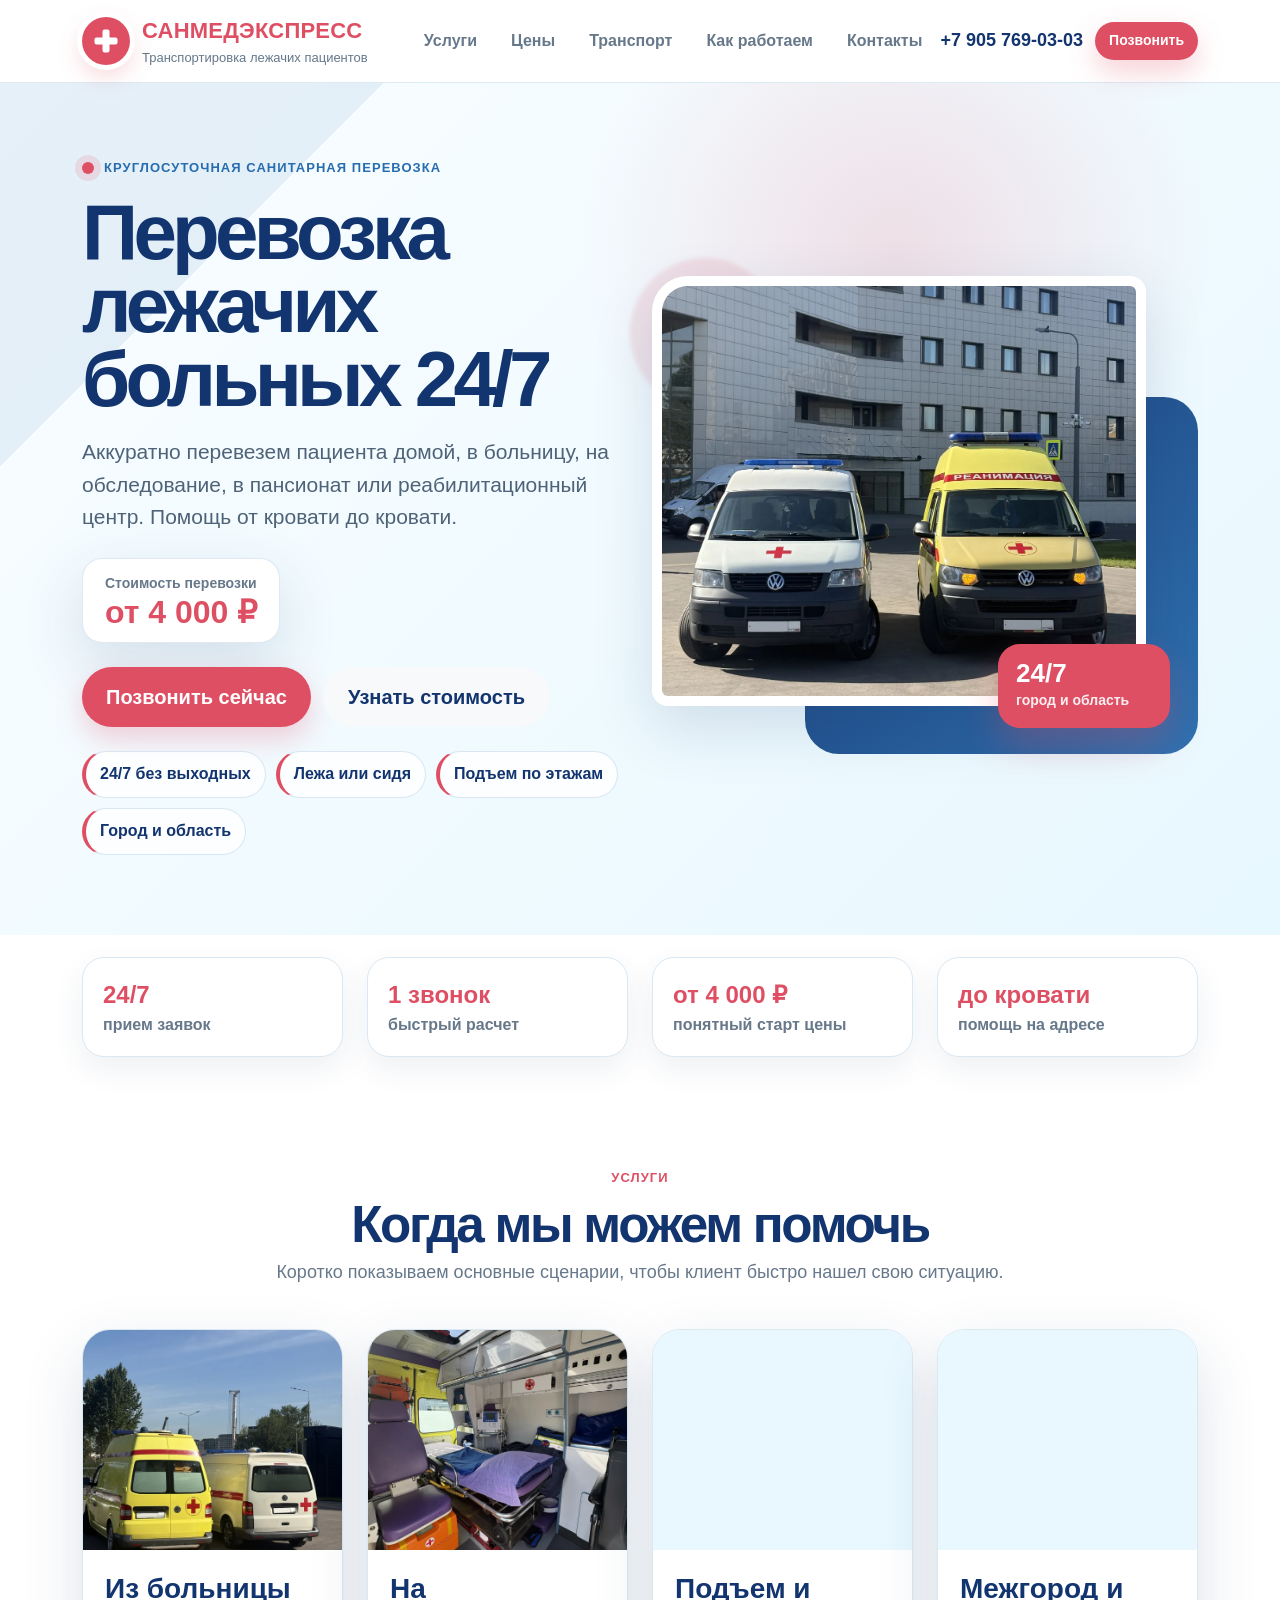
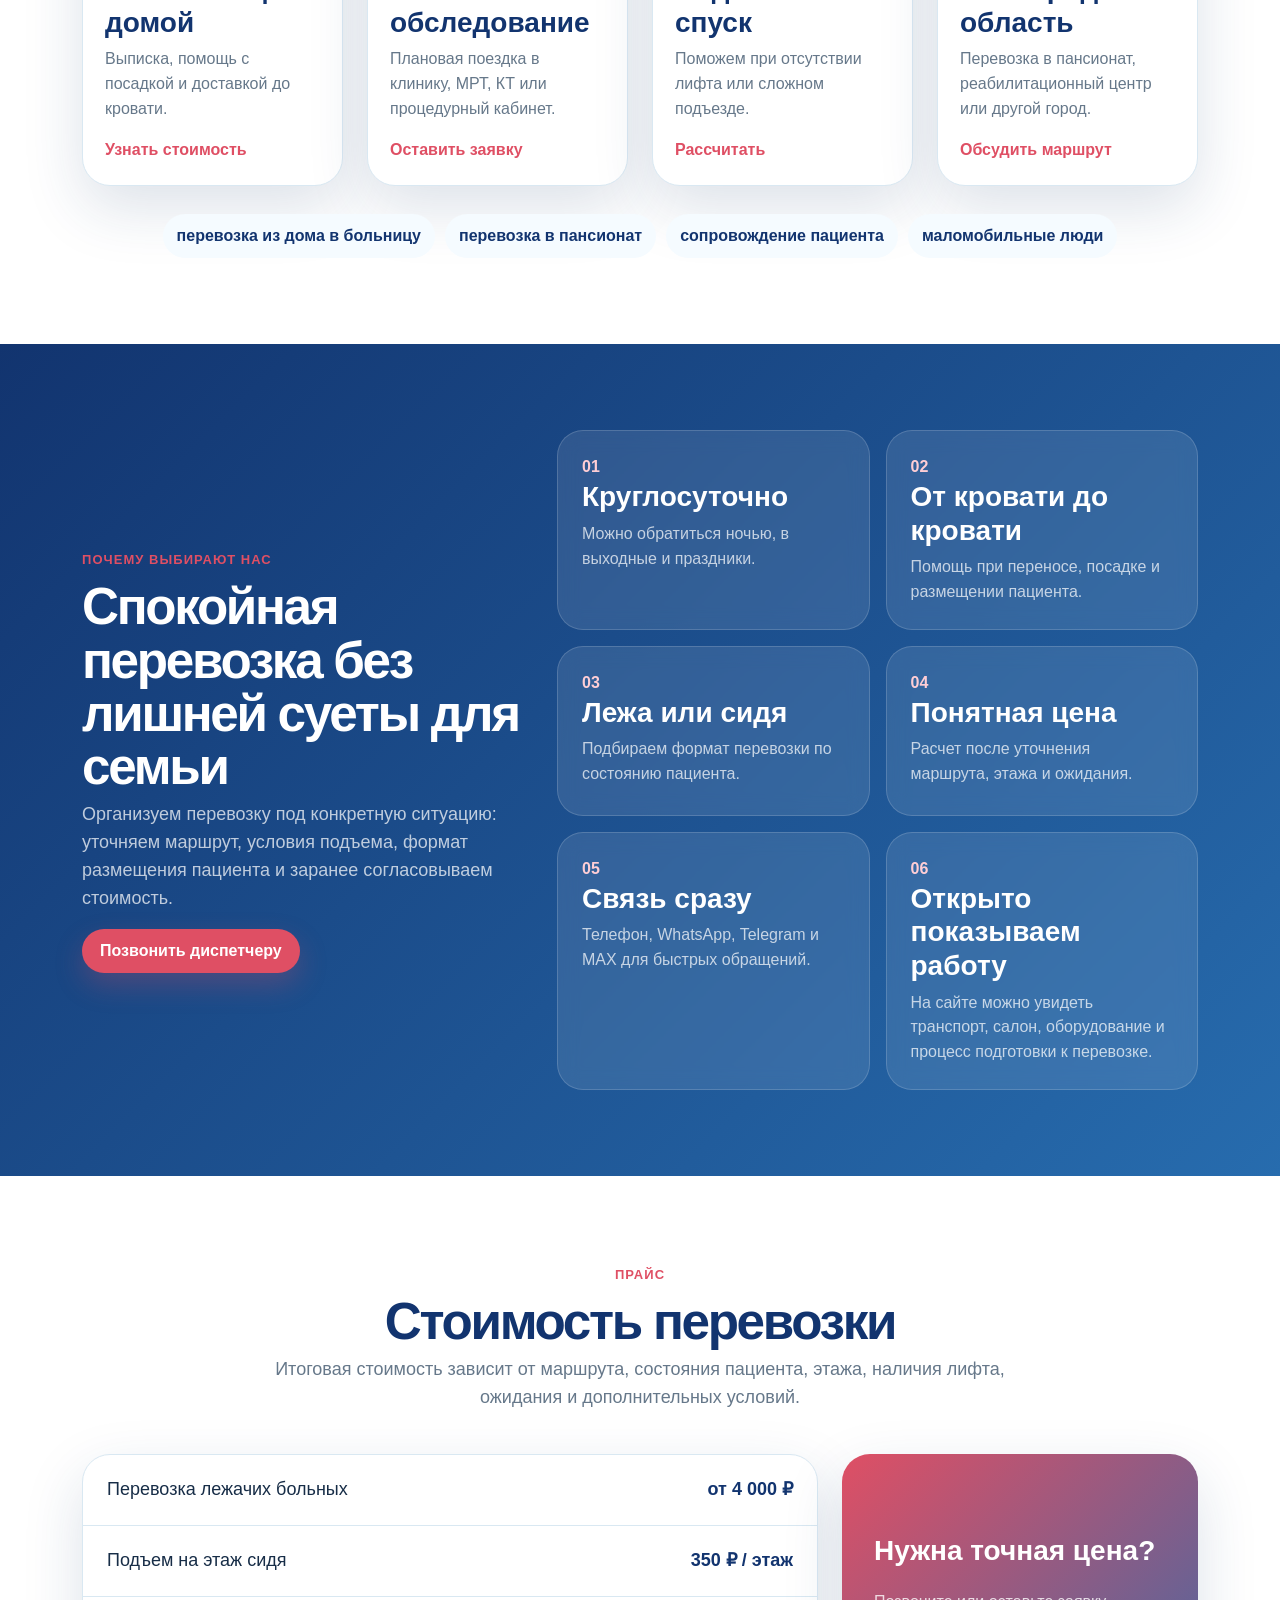
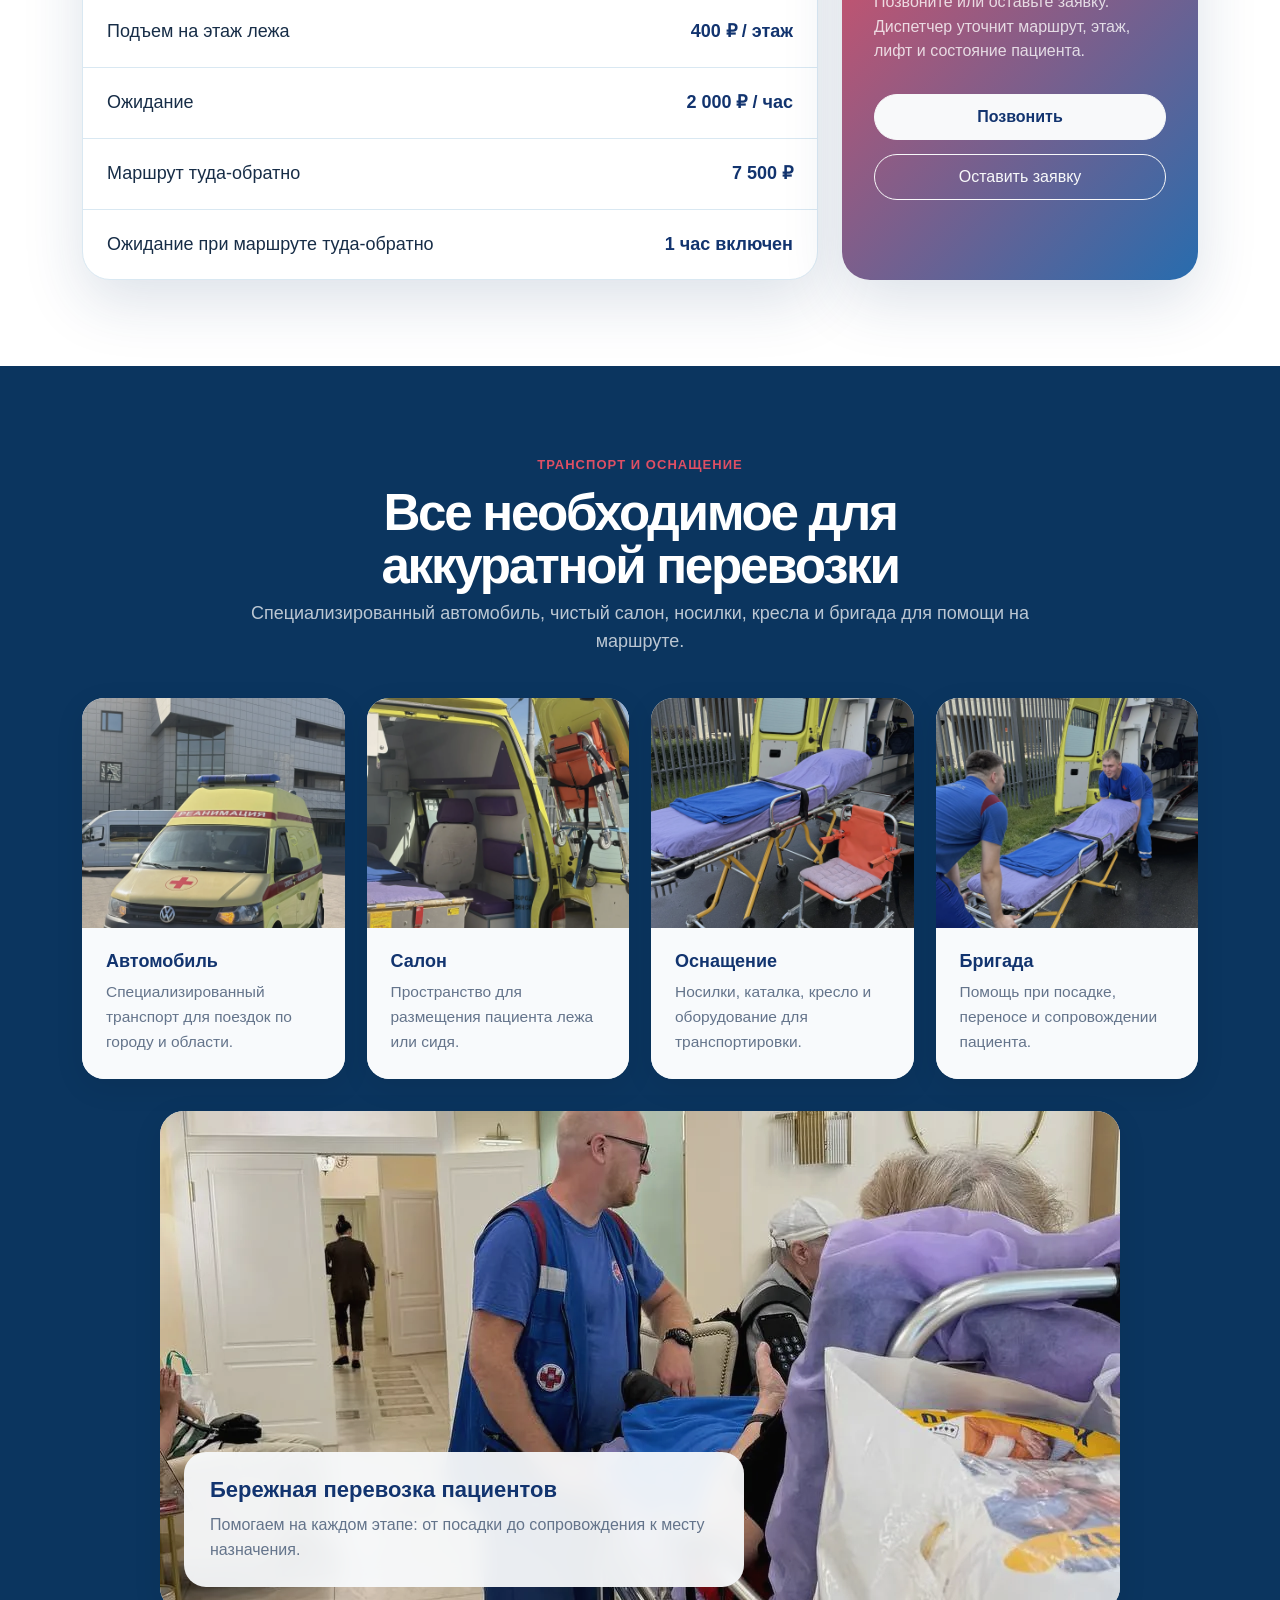
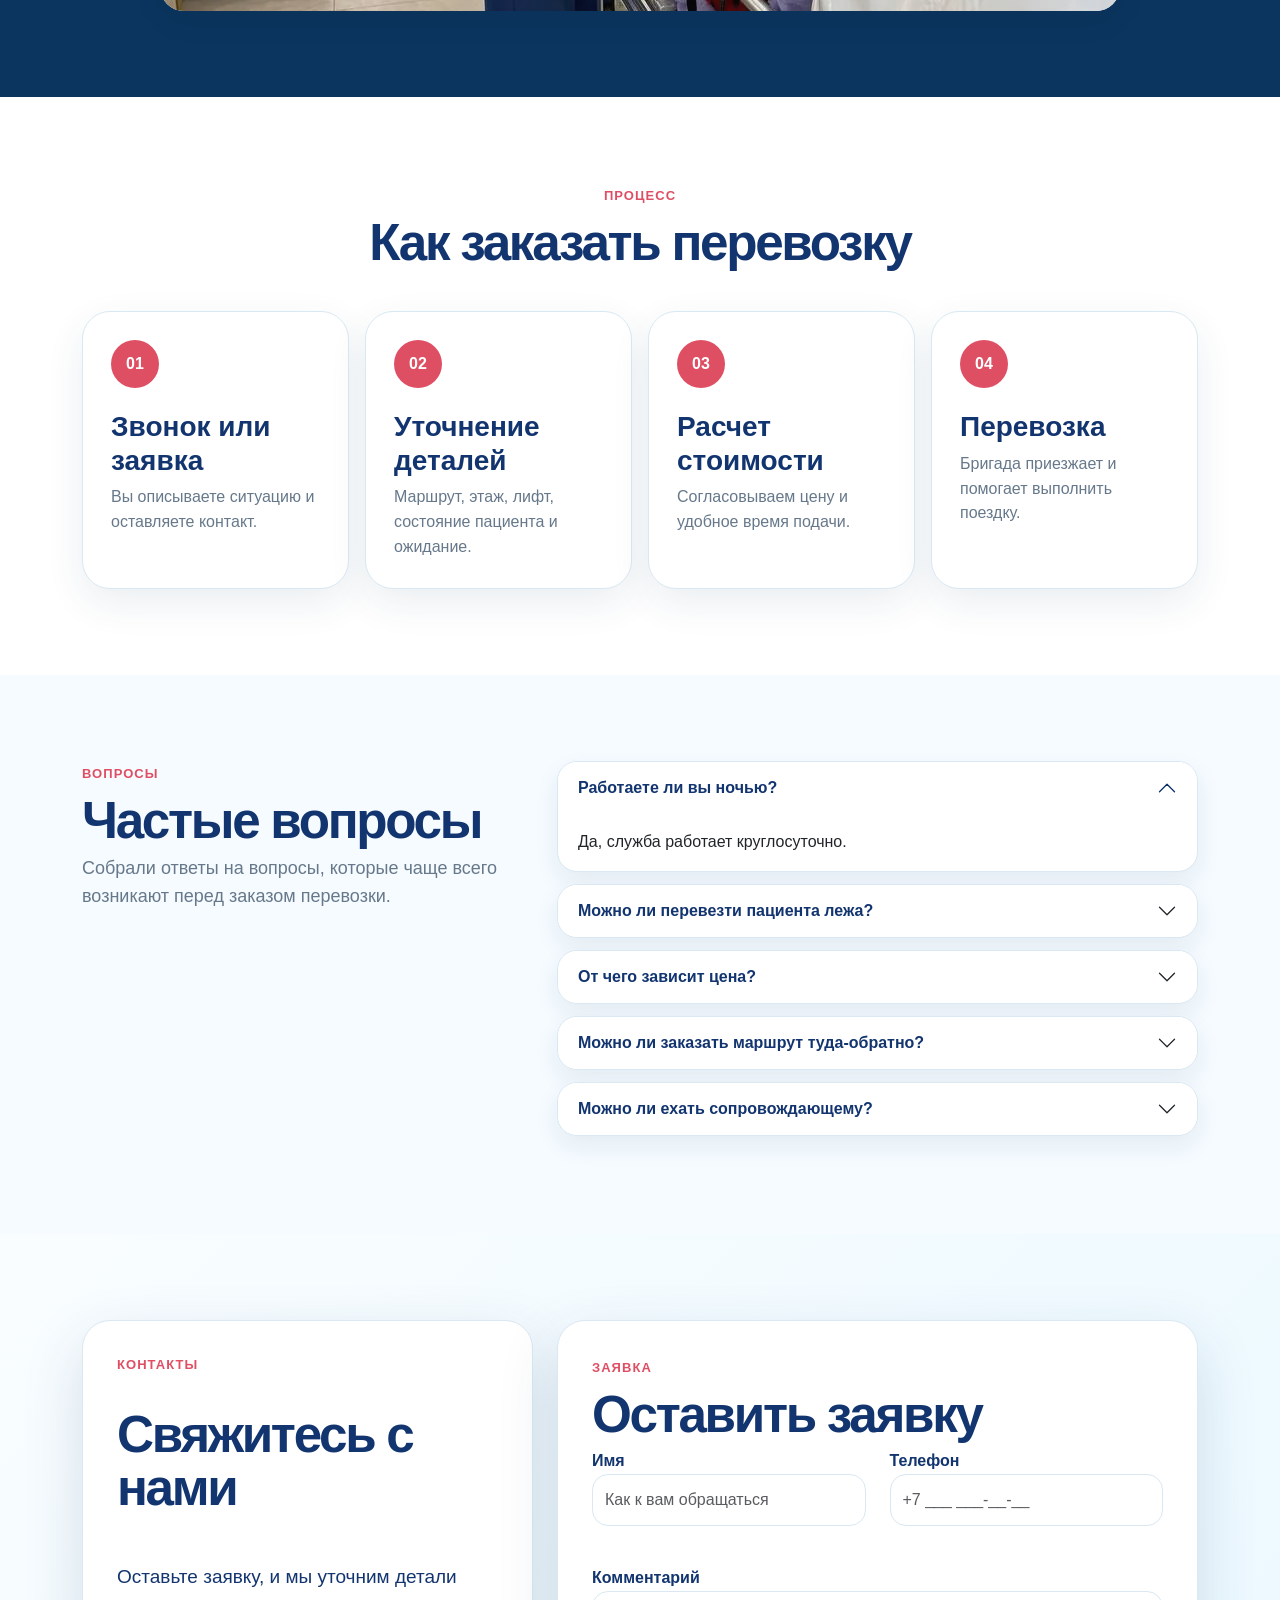
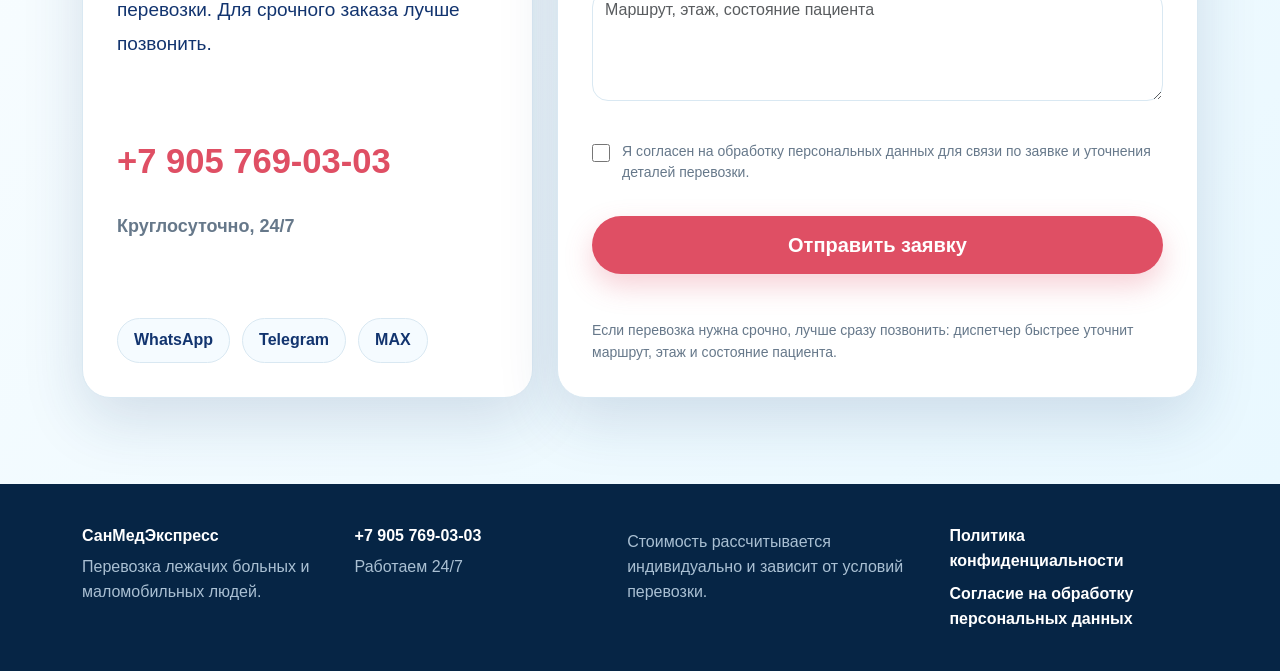
<file: index.html>
<!doctype html>
<html lang="ru">
<head>
  <meta charset="utf-8">
  <meta name="viewport" content="width=device-width, initial-scale=1">
  <title>СанМедЭкспресс - перевозка лежачих больных 24/7</title>
  <meta name="description" content="СанМедЭкспресс: аккуратная транспортировка лежачих пациентов и маломобильных людей по городу и области. От кровати до кровати, 24/7.">
  <link rel="icon" href="images/favicon.ico" sizes="any">
  <link rel="icon" href="assets/icons/favicon.svg" type="image/svg+xml">
  <link href="https://cdn.jsdelivr.net/npm/bootstrap@5.3.3/dist/css/bootstrap.min.css" rel="stylesheet">
  <link rel="stylesheet" href="css/styles.css?v=20260806-2">
</head>
<body>
  <header class="site-header">
    <nav class="navbar navbar-expand-lg">
      <div class="container">
        <a class="navbar-brand brand" href="#top" aria-label="СанМедЭкспресс - к началу сайта">
          <span class="brand-mark" aria-hidden="true"></span>
          <span class="brand-text">
            <strong>СанМедЭкспресс</strong>
            <small>Транспортировка лежачих пациентов</small>
          </span>
        </a>
        <button class="navbar-toggler" type="button" data-bs-toggle="collapse" data-bs-target="#mainNav" aria-controls="mainNav" aria-expanded="false" aria-label="Открыть меню">
          <span class="navbar-toggler-icon"></span>
        </button>
        <div class="collapse navbar-collapse" id="mainNav">
          <ul class="navbar-nav mx-auto mb-3 mb-lg-0">
            <li class="nav-item"><a class="nav-link" href="#services">Услуги</a></li>
            <li class="nav-item"><a class="nav-link" href="#prices">Цены</a></li>
            <li class="nav-item"><a class="nav-link" href="#fleet">Транспорт</a></li>
            <li class="nav-item"><a class="nav-link" href="#steps">Как работаем</a></li>
            <li class="nav-item"><a class="nav-link" href="#contacts">Контакты</a></li>
          </ul>
          <div class="header-contact">
            <a class="phone-link" href="tel:+79057690303">+7 905 769-03-03</a>
            <a class="btn btn-brand btn-sm" href="tel:+79057690303">Позвонить</a>
          </div>
        </div>
      </div>
    </nav>
  </header>

  <main id="top">
    <section class="hero-section">
      <div class="container">
        <div class="row align-items-center g-5">
          <div class="col-lg-6">
            <div class="hero-copy">
              <div class="hero-kicker"><span></span> Круглосуточная санитарная перевозка</div>
              <h1>Перевозка лежачих больных 24/7</h1>
              <p class="hero-lead">Аккуратно перевезем пациента домой, в больницу, на обследование, в пансионат или реабилитационный центр. Помощь от кровати до кровати.</p>
              <div class="hero-price">
                <small>Стоимость перевозки</small>
                <strong>от 4 000 ₽</strong>
              </div>
              <div class="hero-actions">
                <a class="btn btn-brand btn-lg" href="tel:+79057690303">Позвонить сейчас</a>
                <button class="btn btn-light btn-lg" type="button" data-bs-toggle="modal" data-bs-target="#requestModal">Узнать стоимость</button>
              </div>
              <div class="quick-points">
                <span>24/7 без выходных</span>
                <span>Лежа или сидя</span>
                <span>Подъем по этажам</span>
                <span>Город и область</span>
              </div>
            </div>
          </div>
          <div class="col-lg-6">
            <div class="hero-visual">
              <div class="hero-showcase">
                <img src="images/vehicle-exterior-two-cars-05-used.webp" alt="Санитарные автомобили СанМедЭкспресс снаружи" width="1200" height="1600" fetchpriority="high">
                <div class="hero-showcase-badge"><b>24/7</b><span>город и область</span></div>
              </div>
            </div>
          </div>
        </div>
      </div>
    </section>

    <section class="trust-strip">
      <div class="container">
        <div class="row g-3">
          <div class="col-6 col-lg-3"><div class="trust-item"><strong>24/7</strong><span>прием заявок</span></div></div>
          <div class="col-6 col-lg-3"><div class="trust-item"><strong>1 звонок</strong><span>быстрый расчет</span></div></div>
          <div class="col-6 col-lg-3"><div class="trust-item"><strong>от 4 000 ₽</strong><span>понятный старт цены</span></div></div>
          <div class="col-6 col-lg-3"><div class="trust-item"><strong>до кровати</strong><span>помощь на адресе</span></div></div>
        </div>
      </div>
    </section>

    <section id="services" class="section-pad">
      <div class="container">
        <div class="section-title">
          <span>Услуги</span>
          <h2>Когда мы можем помочь</h2>
          <p>Коротко показываем основные сценарии, чтобы клиент быстро нашел свою ситуацию.</p>
        </div>
        <div class="row g-4 service-row">
          <div class="col-md-6 col-xl-3"><article class="service-card"><img src="images/vehicle-exterior-two-cars-07-used.webp" alt="Автомобили для перевозки пациентов" width="1350" height="1000" loading="lazy" decoding="async"><div><h3>Из больницы домой</h3><p>Выписка, помощь с посадкой и доставкой до кровати.</p><button class="link-button" data-bs-toggle="modal" data-bs-target="#requestModal">Узнать стоимость</button></div></article></div>
          <div class="col-md-6 col-xl-3"><article class="service-card"><img src="images/vehicle-interior-wide-02-used.webp" alt="Салон автомобиля для поездки на обследование" width="1350" height="1000" loading="lazy" decoding="async"><div><h3>На обследование</h3><p>Плановая поездка в клинику, МРТ, КТ или процедурный кабинет.</p><button class="link-button" data-bs-toggle="modal" data-bs-target="#requestModal">Оставить заявку</button></div></article></div>
          <div class="col-md-6 col-xl-3"><article class="service-card"><img src="images/stretcher-loading-empty-01-used.webp" alt="Подготовка носилок для подъема и спуска" width="1350" height="1000" loading="lazy" decoding="async"><div><h3>Подъем и спуск</h3><p>Поможем при отсутствии лифта или сложном подъезде.</p><button class="link-button" data-bs-toggle="modal" data-bs-target="#requestModal">Рассчитать</button></div></article></div>
          <div class="col-md-6 col-xl-3"><article class="service-card"><img src="images/equipment-wheelchairs-outside-01-used.webp" alt="Кресла и оборудование для перевозки" width="1350" height="1000" loading="lazy" decoding="async"><div><h3>Межгород и область</h3><p>Перевозка в пансионат, реабилитационный центр или другой город.</p><button class="link-button" data-bs-toggle="modal" data-bs-target="#requestModal">Обсудить маршрут</button></div></article></div>
        </div>
        <div class="service-tags">
          <span>перевозка из дома в больницу</span>
          <span>перевозка в пансионат</span>
          <span>сопровождение пациента</span>
          <span>маломобильные люди</span>
        </div>
      </div>
    </section>

    <section class="section-pad section-blue">
      <div class="container">
        <div class="row align-items-center g-5">
          <div class="col-lg-5">
            <span class="section-label">Почему выбирают нас</span>
            <h2>Спокойная перевозка без лишней суеты для семьи</h2>
            <p class="big-muted">Организуем перевозку под конкретную ситуацию: уточняем маршрут, условия подъема, формат размещения пациента и заранее согласовываем стоимость.</p>
            <a class="btn btn-brand" href="tel:+79057690303">Позвонить диспетчеру</a>
          </div>
          <div class="col-lg-7">
            <div class="benefit-grid">
              <div class="benefit-card"><span>01</span><h3>Круглосуточно</h3><p>Можно обратиться ночью, в выходные и праздники.</p></div>
              <div class="benefit-card"><span>02</span><h3>От кровати до кровати</h3><p>Помощь при переносе, посадке и размещении пациента.</p></div>
              <div class="benefit-card"><span>03</span><h3>Лежа или сидя</h3><p>Подбираем формат перевозки по состоянию пациента.</p></div>
              <div class="benefit-card"><span>04</span><h3>Понятная цена</h3><p>Расчет после уточнения маршрута, этажа и ожидания.</p></div>
              <div class="benefit-card"><span>05</span><h3>Связь сразу</h3><p>Телефон, WhatsApp, Telegram и MAX для быстрых обращений.</p></div>
              <div class="benefit-card"><span>06</span><h3>Открыто показываем работу</h3><p>На сайте можно увидеть транспорт, салон, оборудование и процесс подготовки к перевозке.</p></div>
            </div>
          </div>
        </div>
      </div>
    </section>

    <section id="prices" class="section-pad">
      <div class="container">
        <div class="section-title">
          <span>Прайс</span>
          <h2>Стоимость перевозки</h2>
          <p>Итоговая стоимость зависит от маршрута, состояния пациента, этажа, наличия лифта, ожидания и дополнительных условий.</p>
        </div>
        <div class="row g-4 align-items-stretch">
          <div class="col-lg-8">
            <div class="price-panel">
              <div class="price-row"><span>Перевозка лежачих больных</span><strong>от 4 000 ₽</strong></div>
              <div class="price-row"><span>Подъем на этаж сидя</span><strong>350 ₽ / этаж</strong></div>
              <div class="price-row"><span>Подъем на этаж лежа</span><strong>400 ₽ / этаж</strong></div>
              <div class="price-row"><span>Ожидание</span><strong>2 000 ₽ / час</strong></div>
              <div class="price-row"><span>Маршрут туда-обратно</span><strong>7 500 ₽</strong></div>
              <div class="price-row"><span>Ожидание при маршруте туда-обратно</span><strong>1 час включен</strong></div>
            </div>
          </div>
          <div class="col-lg-4">
            <div class="price-cta">
              <h3>Нужна точная цена?</h3>
              <p>Позвоните или оставьте заявку. Диспетчер уточнит маршрут, этаж, лифт и состояние пациента.</p>
              <a class="btn btn-light w-100" href="tel:+79057690303">Позвонить</a>
              <button class="btn btn-outline-light w-100" type="button" data-bs-toggle="modal" data-bs-target="#requestModal">Оставить заявку</button>
            </div>
          </div>
        </div>
      </div>
    </section>

    <section id="fleet" class="section-pad fleet-section">
      <div class="container">
        <div class="section-title light-title">
          <span>Транспорт и оснащение</span>
          <h2>Все необходимое для аккуратной перевозки</h2>
          <p>Специализированный автомобиль, чистый салон, носилки, кресла и бригада для помощи на маршруте.</p>
        </div>
        <div class="fleet-cards">
          <figure class="fleet-card">
            <img src="images/vehicle-exterior-front-01-used.webp" alt="Автомобиль СанМедЭкспресс снаружи" width="1200" height="1600" loading="lazy" decoding="async">
            <figcaption><b>Автомобиль</b><span>Специализированный транспорт для поездок по городу и области.</span></figcaption>
          </figure>
          <figure class="fleet-card">
            <img src="images/vehicle-rear-open-interior-02-used.webp" alt="Салон санитарного автомобиля" width="1200" height="1600" loading="lazy" decoding="async">
            <figcaption><b>Салон</b><span>Пространство для размещения пациента лежа или сидя.</span></figcaption>
          </figure>
          <figure class="fleet-card">
            <img src="images/equipment-stretcher-outside-01-used.webp" alt="Носилки, каталка и кресло" width="1200" height="1600" loading="lazy" decoding="async">
            <figcaption><b>Оснащение</b><span>Носилки, каталка, кресло и оборудование для транспортировки.</span></figcaption>
          </figure>
          <figure class="fleet-card">
            <img src="images/crew-loading-stretcher-01-used.webp" alt="Бригада готовит носилки" width="1200" height="1600" loading="lazy" decoding="async">
            <figcaption><b>Бригада</b><span>Помощь при посадке, переносе и сопровождении пациента.</span></figcaption>
          </figure>
        </div>
        <figure class="patient-transfer-card">
          <img src="images/crew-home-stretcher-transfer-01-used.webp" alt="Бережная перевозка пациента" width="960" height="1280" loading="lazy" decoding="async">
          <figcaption>
            <b>Бережная перевозка пациентов</b>
            <span>Помогаем на каждом этапе: от посадки до сопровождения к месту назначения.</span>
          </figcaption>
        </figure>
      </div>
    </section>

    <section id="steps" class="section-pad">
      <div class="container">
        <div class="section-title">
          <span>Процесс</span>
          <h2>Как заказать перевозку</h2>
        </div>
        <div class="timeline">
          <div class="timeline-item"><span>01</span><h3>Звонок или заявка</h3><p>Вы описываете ситуацию и оставляете контакт.</p></div>
          <div class="timeline-item"><span>02</span><h3>Уточнение деталей</h3><p>Маршрут, этаж, лифт, состояние пациента и ожидание.</p></div>
          <div class="timeline-item"><span>03</span><h3>Расчет стоимости</h3><p>Согласовываем цену и удобное время подачи.</p></div>
          <div class="timeline-item"><span>04</span><h3>Перевозка</h3><p>Бригада приезжает и помогает выполнить поездку.</p></div>
        </div>
      </div>
    </section>

    <section class="section-pad section-soft">
      <div class="container">
        <div class="row g-5 align-items-start">
          <div class="col-lg-5">
            <span class="section-label">Вопросы</span>
            <h2>Частые вопросы</h2>
            <p class="big-muted">Собрали ответы на вопросы, которые чаще всего возникают перед заказом перевозки.</p>
          </div>
          <div class="col-lg-7">
            <div class="accordion faq-accordion" id="faqAccordion">
              <div class="accordion-item"><h3 class="accordion-header"><button class="accordion-button" type="button" data-bs-toggle="collapse" data-bs-target="#faq1">Работаете ли вы ночью?</button></h3><div id="faq1" class="accordion-collapse collapse show" data-bs-parent="#faqAccordion"><div class="accordion-body">Да, служба работает круглосуточно.</div></div></div>
              <div class="accordion-item"><h3 class="accordion-header"><button class="accordion-button collapsed" type="button" data-bs-toggle="collapse" data-bs-target="#faq2">Можно ли перевезти пациента лежа?</button></h3><div id="faq2" class="accordion-collapse collapse" data-bs-parent="#faqAccordion"><div class="accordion-body">Да, возможна перевозка лежачих пациентов. Условия уточняются при звонке.</div></div></div>
              <div class="accordion-item"><h3 class="accordion-header"><button class="accordion-button collapsed" type="button" data-bs-toggle="collapse" data-bs-target="#faq3">От чего зависит цена?</button></h3><div id="faq3" class="accordion-collapse collapse" data-bs-parent="#faqAccordion"><div class="accordion-body">Цена зависит от маршрута, этажа, наличия лифта, состояния пациента, ожидания и дополнительных условий.</div></div></div>
              <div class="accordion-item"><h3 class="accordion-header"><button class="accordion-button collapsed" type="button" data-bs-toggle="collapse" data-bs-target="#faq4">Можно ли заказать маршрут туда-обратно?</button></h3><div id="faq4" class="accordion-collapse collapse" data-bs-parent="#faqAccordion"><div class="accordion-body">Да, маршрут туда-обратно стоит от 7 500 ₽. Один час ожидания включен в стоимость.</div></div></div>
              <div class="accordion-item"><h3 class="accordion-header"><button class="accordion-button collapsed" type="button" data-bs-toggle="collapse" data-bs-target="#faq5">Можно ли ехать сопровождающему?</button></h3><div id="faq5" class="accordion-collapse collapse" data-bs-parent="#faqAccordion"><div class="accordion-body">Да, возможность сопровождения можно уточнить при оформлении заказа.</div></div></div>
            </div>
          </div>
        </div>
      </div>
    </section>

    <section id="contacts" class="section-pad contacts-section">
      <div class="container">
        <div class="row g-4">
          <div class="col-lg-5">
            <div class="contact-card">
              <span class="section-label">Контакты</span>
              <h2>Свяжитесь с нами</h2>
              <p>Оставьте заявку, и мы уточним детали перевозки. Для срочного заказа лучше позвонить.</p>
              <a class="contact-phone" href="tel:+79057690303">+7 905 769-03-03</a>
              <span class="worktime">Круглосуточно, 24/7</span>
              <div class="messenger-links">
                <a href="https://wa.me/79057690303" target="_blank" rel="noopener">WhatsApp</a>
                <a href="tg://resolve?phone=79057690303">Telegram</a>
                <a href="https://max.ru/u/f9LHodD0cOKTTEQI5dEF23vUkEYMquDGadsAbBCi20xrPSaZ2zImBn6ybkM" target="_blank" rel="noopener">MAX</a>
              </div>
            </div>
          </div>
          <div class="col-lg-7">
            <form id="request" class="request-form" novalidate>
              <span class="section-label">Заявка</span>
              <h2>Оставить заявку</h2>
              <div class="row g-3">
                <div class="col-md-6"><label class="form-label">Имя<input class="form-control" type="text" name="name" autocomplete="name" placeholder="Как к вам обращаться" required></label></div>
                <div class="col-md-6"><label class="form-label">Телефон<input class="form-control" type="tel" name="phone" autocomplete="tel" placeholder="+7 ___ ___-__-__" required></label></div>
                <div class="col-12"><label class="form-label">Комментарий<textarea class="form-control" name="comment" rows="4" placeholder="Маршрут, этаж, состояние пациента"></textarea></label></div>
                <div class="col-12"><label class="consent-field"><input type="checkbox" name="consent" required><span>Я согласен на обработку персональных данных для связи по заявке и уточнения деталей перевозки.</span></label></div>
                <div class="col-12"><button class="btn btn-brand btn-lg w-100" type="submit">Отправить заявку</button></div>
              </div>
              <p class="form-message" id="formMessage" role="status" aria-live="polite"></p>
              <p class="form-hint">Если перевозка нужна срочно, лучше сразу позвонить: диспетчер быстрее уточнит маршрут, этаж и состояние пациента.</p>
            </form>
          </div>
        </div>
      </div>
    </section>
  </main>

  <footer class="site-footer">
    <div class="container">
      <div class="footer-grid">
        <div><strong>СанМедЭкспресс</strong><p>Перевозка лежачих больных и маломобильных людей.</p></div>
        <div><a href="tel:+79057690303">+7 905 769-03-03</a><p>Работаем 24/7</p></div>
        <div><p>Стоимость рассчитывается индивидуально и зависит от условий перевозки.</p></div>
        <div class="footer-links"><a href="/privacy">Политика конфиденциальности</a><a href="/personal-data-consent">Согласие на обработку персональных данных</a></div>
      </div>
    </div>
  </footer>

  <div class="mobile-call-bar">
    <a href="tel:+79057690303">Позвонить</a>
    <button type="button" data-bs-toggle="modal" data-bs-target="#requestModal">Заявка</button>
  </div>

  <div class="modal fade" id="requestModal" tabindex="-1" aria-labelledby="requestModalLabel" aria-hidden="true">
    <div class="modal-dialog modal-dialog-centered">
      <div class="modal-content">
        <div class="modal-header">
          <h2 class="modal-title fs-4" id="requestModalLabel">Узнать стоимость перевозки</h2>
          <button type="button" class="btn-close" data-bs-dismiss="modal" aria-label="Закрыть"></button>
        </div>
        <div class="modal-body">
          <p>Оставьте имя и телефон. Для срочного заказа звоните: <a href="tel:+79057690303">+7 905 769-03-03</a>.</p>
          <button class="btn btn-brand w-100" type="button" data-scroll-to-form data-bs-dismiss="modal">Перейти к форме заявки</button>
        </div>
      </div>
    </div>
  </div>

  <script src="https://cdn.jsdelivr.net/npm/bootstrap@5.3.3/dist/js/bootstrap.bundle.min.js"></script>
  <script src="js/main.js"></script>
</body>
</html>
</file>
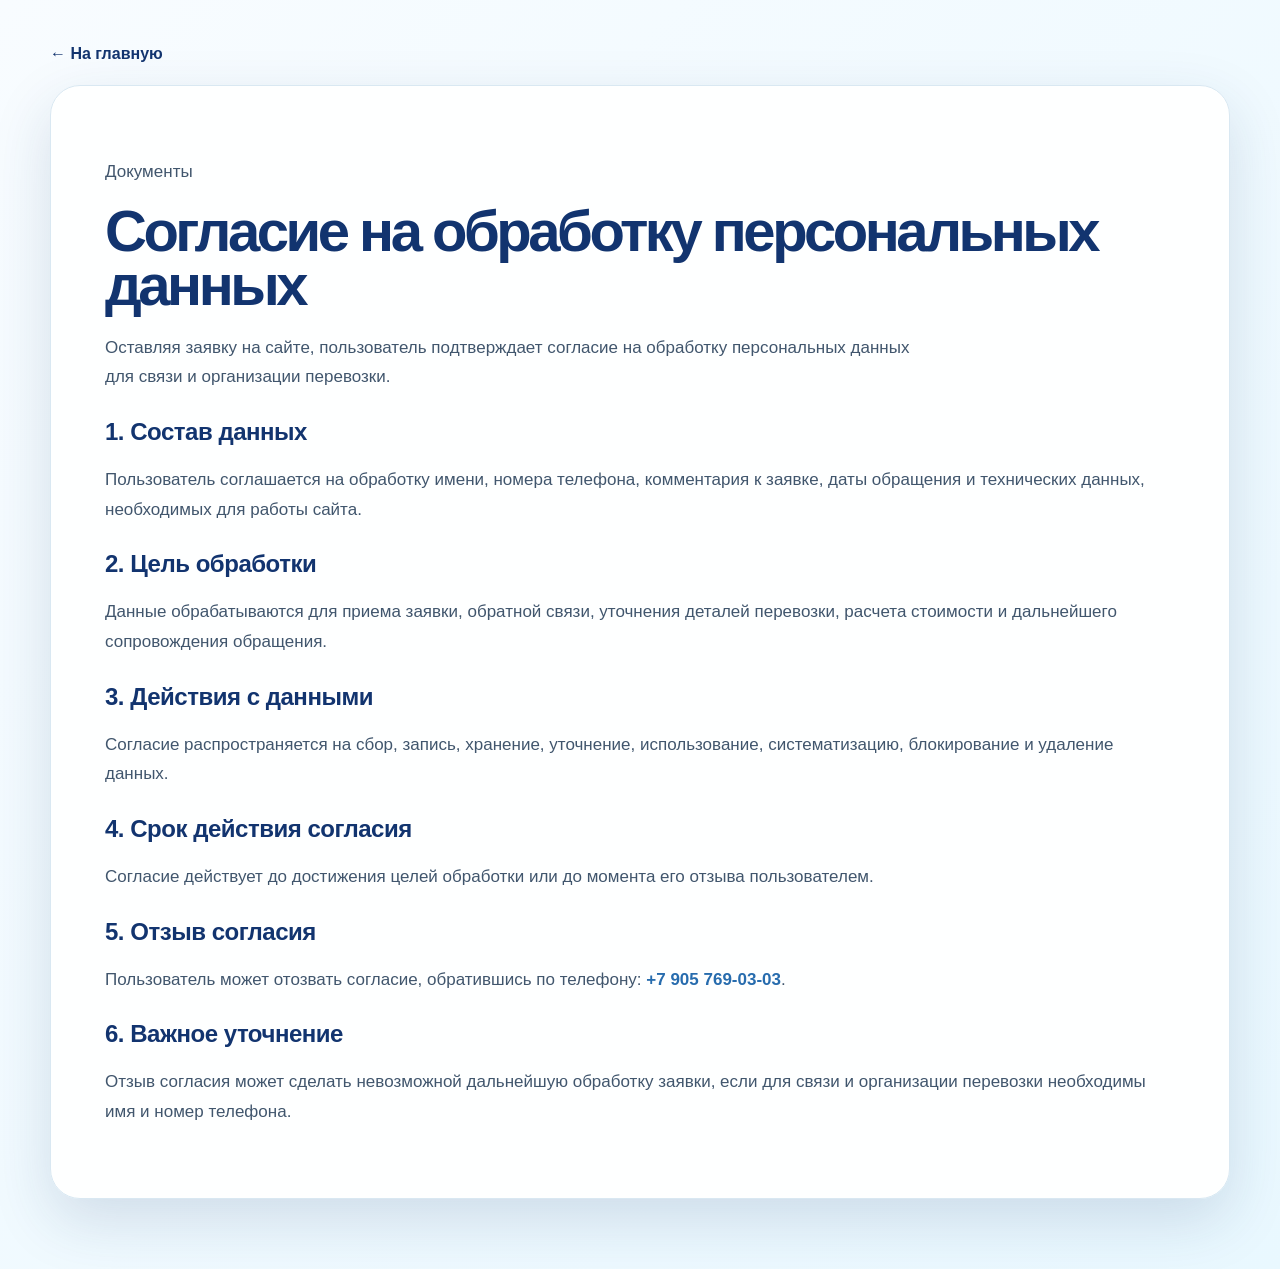
<file: personal-data-consent.html>
<!doctype html>
<html lang="ru">
<head>
  <meta charset="utf-8">
  <meta name="viewport" content="width=device-width, initial-scale=1">
  <title>Согласие на обработку персональных данных - СанМедЭкспресс</title>
  <link rel="icon" href="assets/icons/favicon.svg" type="image/svg+xml">
  <link rel="icon" href="images/favicon.ico" sizes="any">
  <link rel="stylesheet" href="css/styles.css?v=20260727-2">
</head>
<body>
  <main class="legal-page">
    <div class="container">
      <a class="legal-back" href="/">← На главную</a>
      <article class="legal-card">
        <p class="eyebrow">Документы</p>
        <h1>Согласие на обработку персональных данных</h1>
        <p class="legal-muted">Оставляя заявку на сайте, пользователь подтверждает согласие на обработку персональных данных для связи и организации перевозки.</p>

        <h2>1. Состав данных</h2>
        <p>Пользователь соглашается на обработку имени, номера телефона, комментария к заявке, даты обращения и технических данных, необходимых для работы сайта.</p>

        <h2>2. Цель обработки</h2>
        <p>Данные обрабатываются для приема заявки, обратной связи, уточнения деталей перевозки, расчета стоимости и дальнейшего сопровождения обращения.</p>

        <h2>3. Действия с данными</h2>
        <p>Согласие распространяется на сбор, запись, хранение, уточнение, использование, систематизацию, блокирование и удаление данных.</p>

        <h2>4. Срок действия согласия</h2>
        <p>Согласие действует до достижения целей обработки или до момента его отзыва пользователем.</p>

        <h2>5. Отзыв согласия</h2>
        <p>Пользователь может отозвать согласие, обратившись по телефону: <a href="tel:+79057690303">+7 905 769-03-03</a>.</p>

        <h2>6. Важное уточнение</h2>
        <p>Отзыв согласия может сделать невозможной дальнейшую обработку заявки, если для связи и организации перевозки необходимы имя и номер телефона.</p>

      </article>
    </div>
  </main>
</body>
</html>
</file>
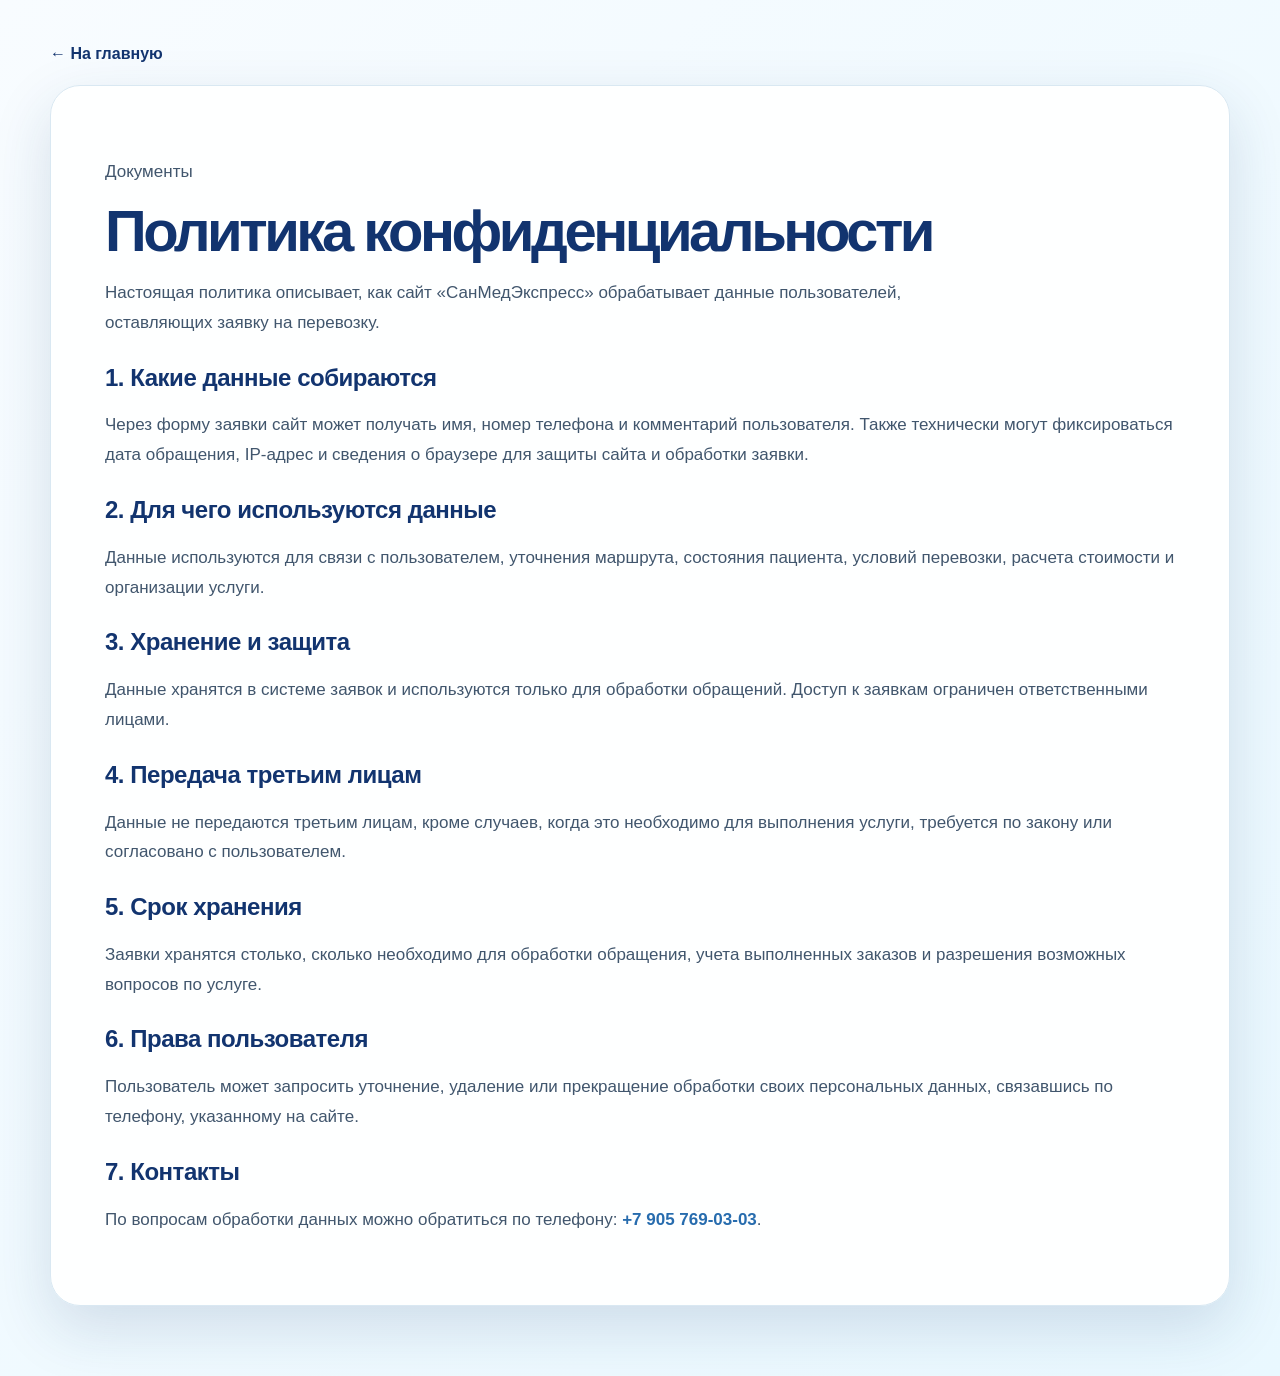
<file: privacy.html>
<!doctype html>
<html lang="ru">
<head>
  <meta charset="utf-8">
  <meta name="viewport" content="width=device-width, initial-scale=1">
  <title>Политика конфиденциальности - СанМедЭкспресс</title>
  <link rel="icon" href="assets/icons/favicon.svg" type="image/svg+xml">
  <link rel="icon" href="images/favicon.ico" sizes="any">
  <link rel="stylesheet" href="css/styles.css?v=20260727-2">
</head>
<body>
  <main class="legal-page">
    <div class="container">
      <a class="legal-back" href="/">← На главную</a>
      <article class="legal-card">
        <p class="eyebrow">Документы</p>
        <h1>Политика конфиденциальности</h1>
        <p class="legal-muted">Настоящая политика описывает, как сайт «СанМедЭкспресс» обрабатывает данные пользователей, оставляющих заявку на перевозку.</p>

        <h2>1. Какие данные собираются</h2>
        <p>Через форму заявки сайт может получать имя, номер телефона и комментарий пользователя. Также технически могут фиксироваться дата обращения, IP-адрес и сведения о браузере для защиты сайта и обработки заявки.</p>

        <h2>2. Для чего используются данные</h2>
        <p>Данные используются для связи с пользователем, уточнения маршрута, состояния пациента, условий перевозки, расчета стоимости и организации услуги.</p>

        <h2>3. Хранение и защита</h2>
        <p>Данные хранятся в системе заявок и используются только для обработки обращений. Доступ к заявкам ограничен ответственными лицами.</p>

        <h2>4. Передача третьим лицам</h2>
        <p>Данные не передаются третьим лицам, кроме случаев, когда это необходимо для выполнения услуги, требуется по закону или согласовано с пользователем.</p>

        <h2>5. Срок хранения</h2>
        <p>Заявки хранятся столько, сколько необходимо для обработки обращения, учета выполненных заказов и разрешения возможных вопросов по услуге.</p>

        <h2>6. Права пользователя</h2>
        <p>Пользователь может запросить уточнение, удаление или прекращение обработки своих персональных данных, связавшись по телефону, указанному на сайте.</p>

        <h2>7. Контакты</h2>
        <p>По вопросам обработки данных можно обратиться по телефону: <a href="tel:+79057690303">+7 905 769-03-03</a>.</p>

      </article>
    </div>
  </main>
</body>
</html>
</file>
<file: css/styles.css>
:root {
  --color-primary: #276cae;
  --color-primary-dark: #12346f;
  --color-accent: #df4f64;
  --color-accent-dark: #c83a50;
  --color-ice: #e9f8ff;
  --color-ice-2: #f5fbff;
  --color-text: #172d47;
  --color-muted: #66788a;
  --color-line: #d9e8f2;
  --radius: 28px;
  --radius-sm: 18px;
  --shadow: 0 22px 60px rgba(24, 63, 105, 0.15);
}

* { box-sizing: border-box; }
html { scroll-behavior: smooth; }
body { margin: 0; color: var(--color-text); font-family: Inter, "Segoe UI", Arial, sans-serif; background: #fff; line-height: 1.55; }
img { max-width: 100%; display: block; }
a { text-decoration: none; }

/* Fallback for opening the page directly if Bootstrap CDN is blocked or slow. */
.container { width: min(1180px, calc(100% - 32px)); margin-inline: auto; }
.row { display: flex; flex-wrap: wrap; margin-inline: -12px; }
.row > * { padding-inline: 12px; width: 100%; }
.g-3 { row-gap: 16px; }
.g-4 { row-gap: 24px; }
.g-5 { row-gap: 36px; }
.align-items-center { align-items: center; }
.align-items-stretch { align-items: stretch; }
.align-items-start { align-items: flex-start; }
.navbar-nav { display: flex; flex-wrap: wrap; gap: 18px; padding-left: 0; margin: 0; list-style: none; }
.navbar .container { display: flex; align-items: center; gap: 22px; }
.mx-auto { margin-inline: auto; }
.w-100 { width: 100%; }
.btn { display: inline-flex; align-items: center; justify-content: center; min-height: 44px; padding: 10px 18px; border-radius: 999px; }
.btn-lg { min-height: 54px; padding: 14px 24px; }
.btn-sm { min-height: 38px; padding: 8px 14px; }
.form-control { display: block; width: 100%; }

@media (min-width: 576px) {
  .col-sm-6 { width: 50%; }
}

@media (min-width: 768px) {
  .col-md-6 { width: 50%; }
}

@media (min-width: 992px) {
  .navbar-collapse { display: flex !important; align-items: center; flex-grow: 1; }
  .col-lg-3 { width: 25%; }
  .col-lg-4 { width: 33.333333%; }
  .col-lg-5 { width: 41.666667%; }
  .col-lg-6 { width: 50%; }
  .col-lg-7 { width: 58.333333%; }
  .col-lg-8 { width: 66.666667%; }
}

@media (max-width: 991px) {
  .navbar .container { flex-wrap: wrap; }
  .navbar-collapse.collapse:not(.show) { display: none; }
  .navbar-collapse { width: 100%; }
  .navbar-nav { display: grid; gap: 8px; margin: 16px 0; }
}

@media (min-width: 1200px) {
  .col-xl-3 { width: 25%; }
}

.site-header { position: sticky; top: 0; z-index: 50; border-bottom: 1px solid rgba(217, 232, 242, 0.9); background: rgba(255, 255, 255, 0.94); backdrop-filter: blur(18px); }
.navbar { min-height: 82px; }
.brand { display: flex; align-items: center; gap: 12px; color: var(--color-text); }
.brand:hover { color: var(--color-text); }
.brand-mark { position: relative; width: 48px; height: 48px; flex: 0 0 48px; border-radius: 50%; background: var(--color-accent); box-shadow: 0 0 0 5px #fff, 0 10px 24px rgba(223, 79, 100, 0.25); }
.brand-mark::before,
.brand-mark::after { content: ""; position: absolute; left: 50%; top: 50%; border-radius: 2px; background: #fff; transform: translate(-50%, -50%); }
.brand-mark::before { width: 23px; height: 7px; }
.brand-mark::after { width: 7px; height: 23px; }
.brand-text strong { display: block; color: var(--color-accent); font-size: 22px; letter-spacing: 0.01em; text-transform: uppercase; }
.brand-text small { display: block; color: var(--color-muted); font-size: 13px; }
.nav-link { color: var(--color-muted); font-weight: 700; }
.nav-link:hover { color: var(--color-primary); }
.header-contact { display: flex; align-items: center; gap: 12px; }
.phone-link { color: var(--color-primary-dark); font-size: 18px; font-weight: 900; white-space: nowrap; }

.btn-brand { border: 0; color: #fff; background: var(--color-accent); box-shadow: 0 12px 28px rgba(223, 79, 100, 0.26); font-weight: 800; }
.btn-brand:hover, .btn-brand:focus { color: #fff; background: var(--color-accent-dark); }
.btn-light { color: var(--color-primary-dark); font-weight: 800; }

.hero-section { position: relative; overflow: hidden; padding: 74px 0 80px; background: radial-gradient(circle at 70% 20%, rgba(223, 79, 100, 0.16), transparent 28%), linear-gradient(135deg, #f9fdff 0%, #e8f8ff 100%); }
.hero-section::before { content: ""; position: absolute; inset: 0; background: linear-gradient(135deg, rgba(39, 108, 174, 0.09) 0 18%, transparent 18% 100%); pointer-events: none; }
.hero-copy, .hero-visual { position: relative; z-index: 1; }
.hero-kicker { display: inline-flex; align-items: center; gap: 10px; margin-bottom: 18px; color: var(--color-primary); font-weight: 900; text-transform: uppercase; letter-spacing: 0.08em; font-size: 13px; }
.hero-kicker span { width: 12px; height: 12px; border-radius: 50%; background: var(--color-accent); box-shadow: 0 0 0 7px rgba(223, 79, 100, 0.14); }
h1 { margin: 0 0 20px; color: var(--color-primary-dark); font-size: clamp(44px, 7vw, 78px); line-height: 0.94; letter-spacing: -0.06em; font-weight: 900; }
h2 { color: var(--color-primary-dark); font-size: clamp(32px, 4vw, 52px); line-height: 1.04; letter-spacing: -0.045em; font-weight: 900; }
h3 { color: var(--color-primary-dark); font-weight: 900; }
.hero-lead { max-width: 680px; color: #4e6378; font-size: 21px; }
.hero-price { display: inline-grid; gap: 2px; margin: 8px 0 24px; padding: 14px 22px; border: 1px solid rgba(39, 108, 174, 0.15); border-radius: 20px; background: #fff; box-shadow: var(--shadow); }
.hero-price small { color: var(--color-muted); font-weight: 700; }
.hero-price strong { color: var(--color-accent); font-size: 32px; line-height: 1; }
.hero-actions { display: flex; flex-wrap: wrap; gap: 12px; margin-bottom: 24px; }
.quick-points { display: flex; flex-wrap: wrap; gap: 10px; }
.quick-points span { padding: 10px 14px; border: 1px solid rgba(39, 108, 174, 0.16); border-left: 4px solid var(--color-accent); border-radius: 999px; background: rgba(255, 255, 255, 0.8); color: var(--color-primary-dark); font-weight: 800; }

.hero-visual { position: relative; max-width: 600px; margin-left: auto; }
.hero-showcase { position: relative; isolation: isolate; padding: 18px 18px 48px 0; }
.hero-showcase::before { content: ""; position: absolute; right: 0; bottom: 0; width: 72%; height: 72%; border-radius: 34px; background: linear-gradient(135deg, var(--color-primary-dark), var(--color-primary)); opacity: .96; z-index: -1; }
.hero-showcase::after { content: ""; position: absolute; left: -22px; top: 0; width: 150px; height: 150px; border-radius: 50%; background: rgba(223, 79, 100, .12); filter: blur(2px); z-index: -1; }
.hero-showcase img { width: calc(100% - 34px); height: 430px; object-fit: cover; object-position: center 72%; border: 10px solid #fff; border-radius: 36px 16px 36px 16px; box-shadow: var(--shadow); }
.hero-showcase-badge { position: absolute; right: 28px; bottom: 26px; min-width: 172px; padding: 16px 18px; border-radius: 22px; color: #fff; background: var(--color-accent); box-shadow: 0 18px 36px rgba(223,79,100,.28); }
.hero-showcase-badge b, .hero-showcase-badge span { display: block; }
.hero-showcase-badge b { font-size: 26px; line-height: 1; }
.hero-showcase-badge span { margin-top: 4px; font-size: 14px; font-weight: 700; opacity: .9; }

.trust-strip { padding: 22px 0; background: #fff; }
.trust-item { height: 100%; padding: 18px 20px; border: 1px solid var(--color-line); border-radius: 22px; background: #fff; box-shadow: 0 12px 30px rgba(24, 63, 105, 0.08); }
.trust-item strong { display: block; color: var(--color-accent); font-size: 24px; font-weight: 900; }
.trust-item span { color: var(--color-muted); font-weight: 700; }

.section-pad { padding: 86px 0; }
.section-title { max-width: 780px; margin: 0 auto 42px; text-align: center; }
.section-title span, .section-label { display: inline-flex; margin-bottom: 10px; color: var(--color-accent); font-weight: 900; text-transform: uppercase; letter-spacing: 0.08em; font-size: 13px; }
.section-title p, .big-muted { color: var(--color-muted); font-size: 18px; }

.service-card { height: 100%; overflow: hidden; border: 1px solid var(--color-line); border-radius: var(--radius); background: #fff; box-shadow: var(--shadow); transition: transform .2s ease, box-shadow .2s ease; }
.service-card:hover { transform: translateY(-5px); box-shadow: 0 28px 70px rgba(24, 63, 105, 0.18); }
.service-card img { width: 100%; height: 220px !important; object-fit: cover; background: var(--color-ice); }
.service-card div { padding: 22px; }
.service-card p { color: var(--color-muted); }
.link-button { padding: 0; border: 0; color: var(--color-accent); background: transparent; font-weight: 900; }
.service-tags { display: flex; flex-wrap: wrap; justify-content: center; gap: 10px; margin-top: 28px; }
.service-tags span { padding: 10px 14px; border-radius: 999px; background: var(--color-ice-2); color: var(--color-primary-dark); font-weight: 800; }

.section-blue { color: #fff; background: linear-gradient(135deg, var(--color-primary-dark), var(--color-primary)); }
.section-blue h2, .section-blue h3 { color: #fff; }
.section-blue .big-muted { color: rgba(255,255,255,0.72); }
.benefit-grid { display: grid; grid-template-columns: repeat(2, minmax(0, 1fr)); gap: 16px; }
.benefit-card { min-height: 170px; padding: 24px; border: 1px solid rgba(255,255,255,0.16); border-radius: 26px; background: rgba(255,255,255,0.1); backdrop-filter: blur(10px); }
.benefit-card span { color: #ffced5; font-weight: 900; }
.benefit-card p { margin: 0; color: rgba(255,255,255,0.72); }

.price-panel { overflow: hidden; border: 1px solid var(--color-line); border-radius: var(--radius); background: #fff; box-shadow: var(--shadow); }
.price-row { display: grid; grid-template-columns: 1fr minmax(170px, .35fr); gap: 20px; padding: 21px 24px; border-bottom: 1px solid var(--color-line); font-size: 18px; }
.price-row:last-child { border-bottom: 0; }
.price-row strong { color: var(--color-primary-dark); text-align: right; }
.price-cta { height: 100%; display: grid; align-content: center; gap: 14px; padding: 32px; border-radius: var(--radius); color: #fff; background: linear-gradient(135deg, var(--color-accent), var(--color-primary)); box-shadow: var(--shadow); }
.price-cta h3 { color: #fff; }
.price-cta p { color: rgba(255,255,255,0.78); }

.fleet-section { background: #0b355f; }
.fleet-section .container { max-width: 1140px; }
.light-title h2, .light-title p { color: #fff; }
.light-title p { opacity: .72; }
.fleet-section .fleet-cards { display: grid !important; grid-template-columns: repeat(4, minmax(0, 1fr)); gap: 22px; align-items: stretch; }
.fleet-section .fleet-card { display: flex; flex-direction: column; overflow: hidden; min-width: 0; height: 100%; margin: 0; border-radius: 22px; background: #f8fafc; box-shadow: 0 8px 30px rgba(0, 0, 0, .08); }
.fleet-section .fleet-card img { width: 100% !important; height: 230px !important; object-fit: cover; background: #f7f9fc; filter: saturate(.88) contrast(.96) brightness(.98); }
.fleet-section .fleet-card:first-child img { object-position: center 42%; }
.fleet-section .fleet-card figcaption { flex: 1; padding: 22px 24px 24px; background: #f8fafc; }
.fleet-section .fleet-card b, .fleet-section .fleet-card span { display: block; }
.fleet-section .fleet-card b { margin-bottom: 8px; color: var(--color-primary-dark); font-size: 18px; font-weight: 600; line-height: 1.25; }
.fleet-section .fleet-card span { color: #64748b; font-size: 15.5px; font-weight: 400; line-height: 1.6; }
.fleet-section .patient-transfer-card { position: relative; overflow: hidden; max-width: 960px; margin: 32px auto 0; border-radius: 24px; background: #f8fafc; box-shadow: 0 8px 30px rgba(0, 0, 0, .08); }
.fleet-section .patient-transfer-card img { width: 100% !important; height: 500px !important; object-fit: cover; object-position: center 45%; filter: saturate(.9) contrast(.96) brightness(.98); }
.fleet-section .patient-transfer-card figcaption { position: absolute; left: 24px; right: 24px; bottom: 24px; max-width: 560px; padding: 24px 26px; border-radius: 22px; background: rgba(248, 250, 252, .94); backdrop-filter: blur(10px); }
.fleet-section .patient-transfer-card b, .fleet-section .patient-transfer-card span { display: block; }
.fleet-section .patient-transfer-card b { margin-bottom: 8px; color: var(--color-primary-dark); font-size: 22px; font-weight: 600; line-height: 1.25; }
.fleet-section .patient-transfer-card span { color: #64748b; font-size: 16px; font-weight: 400; line-height: 1.6; }

.timeline { display: grid; grid-template-columns: repeat(4, minmax(0, 1fr)); gap: 16px; }
.timeline-item { position: relative; padding: 28px; border: 1px solid var(--color-line); border-radius: var(--radius); background: #fff; box-shadow: 0 14px 38px rgba(24, 63, 105, 0.09); }
.timeline-item span { display: inline-grid; place-items: center; width: 48px; height: 48px; margin-bottom: 22px; border-radius: 50%; color: #fff; background: var(--color-accent); font-weight: 900; }
.timeline-item p { margin: 0; color: var(--color-muted); }

.section-soft { background: var(--color-ice-2); }
.faq-accordion .accordion-item { margin-bottom: 12px; overflow: hidden; border: 1px solid var(--color-line); border-radius: 20px; box-shadow: 0 10px 24px rgba(24, 63, 105, 0.08); }
.accordion-button { color: var(--color-primary-dark); font-weight: 900; }
.accordion-button:not(.collapsed) { color: var(--color-primary-dark); background: #fff; box-shadow: none; }
.accordion-button:focus { box-shadow: 0 0 0 .25rem rgba(223, 79, 100, .18); }

.contacts-section { background: linear-gradient(135deg, #f9fdff, var(--color-ice)); }
.contact-card, .request-form { height: 100%; padding: 34px; border: 1px solid var(--color-line); border-radius: var(--radius); background: #fff; box-shadow: var(--shadow); }
.contact-card { display: flex; flex-direction: column; justify-content: space-between; min-height: 560px; }
.contact-card h2 { margin-bottom: 22px; }
.contact-card p { color: var(--color-primary-dark); font-size: 19px; line-height: 1.75; }
.contact-phone { display: block; margin: 44px 0 10px; color: var(--color-accent); font-size: clamp(32px, 2.7vw, 40px); line-height: 1.05; font-weight: 900; white-space: nowrap; }
.worktime { display: block; color: var(--color-muted); font-size: 18px; font-weight: 900; }
.messenger-links { display: flex; flex-wrap: wrap; gap: 12px; margin: 54px 0 0; }
.messenger-links a { display: inline-flex; align-items: center; justify-content: center; min-height: 42px; padding: 9px 16px; border: 1px solid var(--color-line); border-radius: 999px; color: var(--color-primary-dark); background: var(--color-ice-2); font-weight: 900; }
.form-label { width: 100%; color: var(--color-primary-dark); font-weight: 900; }
.form-control { min-height: 52px; border-color: var(--color-line); border-radius: 16px; }
.form-control:focus { border-color: var(--color-accent); box-shadow: 0 0 0 .25rem rgba(223, 79, 100, .14); }
.consent-field { display: grid; grid-template-columns: 20px 1fr; gap: 10px; color: var(--color-muted); font-size: 14px; }
.consent-field input { width: 18px; height: 18px; margin-top: 3px; accent-color: var(--color-accent); }
.field-error { border-color: #c94848 !important; box-shadow: 0 0 0 .2rem rgba(201,72,72,.12) !important; }
.consent-field input.field-error { outline: 3px solid rgba(201,72,72,.22); }
.form-message { min-height: 24px; margin: 14px 0 0; font-weight: 900; }
.form-message.success { color: #14745e; }
.form-message.error { color: #b53232; }
.form-hint { margin: 8px 0 0; color: var(--color-muted); font-size: 14px; }

.site-footer { padding: 40px 0; color: #dbe8f2; background: #062545; }
.footer-grid { display: grid; grid-template-columns: 1fr 1fr 1.2fr 1fr; gap: 24px; }
.site-footer strong, .site-footer a { color: #fff; font-weight: 900; }
.site-footer p { margin: 6px 0 0; color: #aac0d3; }
.footer-links { display: grid; gap: 8px; }

.mobile-call-bar { display: none; }
.modal-content { border: 0; border-radius: 26px; box-shadow: var(--shadow); }

.legal-page { min-height: 100vh; padding: 42px 0 70px; background: linear-gradient(135deg, #f8fcff 0%, #e9f8ff 100%); }
.legal-back { display: inline-flex; margin-bottom: 18px; color: var(--color-primary-dark); font-weight: 800; }
.legal-card { padding: clamp(24px, 5vw, 54px); border: 1px solid var(--color-line); border-radius: 30px; background: rgba(255,255,255,.94); box-shadow: var(--shadow); }
.legal-card h1 { font-size: clamp(36px, 5vw, 58px); }
.legal-card h2 { margin-top: 28px; font-size: 24px; letter-spacing: -.02em; }
.legal-card p { color: #41566d; font-size: 17px; line-height: 1.75; }
.legal-card a { color: var(--color-primary); font-weight: 900; }
.legal-muted { max-width: 820px; }
.legal-note { margin-top: 34px; padding: 18px 20px; border-radius: 18px; background: #f8fafc; color: #64748b !important; }

@media (max-width: 991px) {
  .header-contact { align-items: flex-start; flex-direction: column; }
  .hero-visual { max-width: 640px; margin: 0 auto; }
  .fleet-section .fleet-cards { grid-template-columns: repeat(2, minmax(0, 1fr)); }
  .benefit-grid, .timeline { grid-template-columns: repeat(2, minmax(0, 1fr)); }
  .footer-grid { grid-template-columns: 1fr 1fr; }
}

@media (max-width: 767px) {
  body { padding-bottom: 70px; }
  .site-header { position: static; }
  .navbar { min-height: auto; }
  .brand-text strong { font-size: 18px; }
  .brand-text small { display: none; }
  .hero-section { padding: 42px 0 54px; }
  .hero-lead { font-size: 18px; }
  .hero-actions .btn { width: 100%; }
  .hero-visual { display: block; max-width: none; }
  .hero-showcase { padding: 0 0 44px; }
  .hero-showcase img { width: 100%; height: 310px; }
  .hero-showcase-badge { left: 18px; right: auto; bottom: 14px; min-width: 150px; }
  .service-card img { height: 240px !important; }
  .section-pad { padding: 58px 0; }
  .benefit-grid, .timeline { grid-template-columns: 1fr; }
  .price-row { grid-template-columns: 1fr; gap: 4px; padding: 18px; }
  .price-row strong { text-align: left; }
  .fleet-section .fleet-cards { grid-template-columns: 1fr; }
  .fleet-section .fleet-card img { height: 240px !important; }
  .fleet-section .patient-transfer-card { margin-top: 24px; }
  .fleet-section .patient-transfer-card img { height: 260px !important; }
  .fleet-section .patient-transfer-card figcaption { position: static; max-width: none; padding: 22px 24px 24px; border-radius: 0; background: #f8fafc; backdrop-filter: none; }
  .contact-phone { font-size: 28px; }
  .contact-card, .request-form { padding: 24px; }
  .contact-card { display: block; min-height: 0; }
  .contact-card p { font-size: 16px; line-height: 1.6; }
  .contact-phone { margin-top: 24px; white-space: normal; }
  .messenger-links { margin-top: 24px; }
  .footer-grid { grid-template-columns: 1fr; }
  .mobile-call-bar { position: fixed; left: 12px; right: 12px; bottom: 12px; z-index: 60; display: grid; grid-template-columns: 1fr 1fr; gap: 10px; padding: 10px; border-radius: 999px; background: rgba(255,255,255,.96); box-shadow: var(--shadow); }
  .mobile-call-bar a, .mobile-call-bar button { display: inline-flex; justify-content: center; align-items: center; min-height: 46px; border: 0; border-radius: 999px; color: #fff; background: var(--color-accent); font-weight: 900; }
  .mobile-call-bar button { background: var(--color-primary); }
}
</file>
